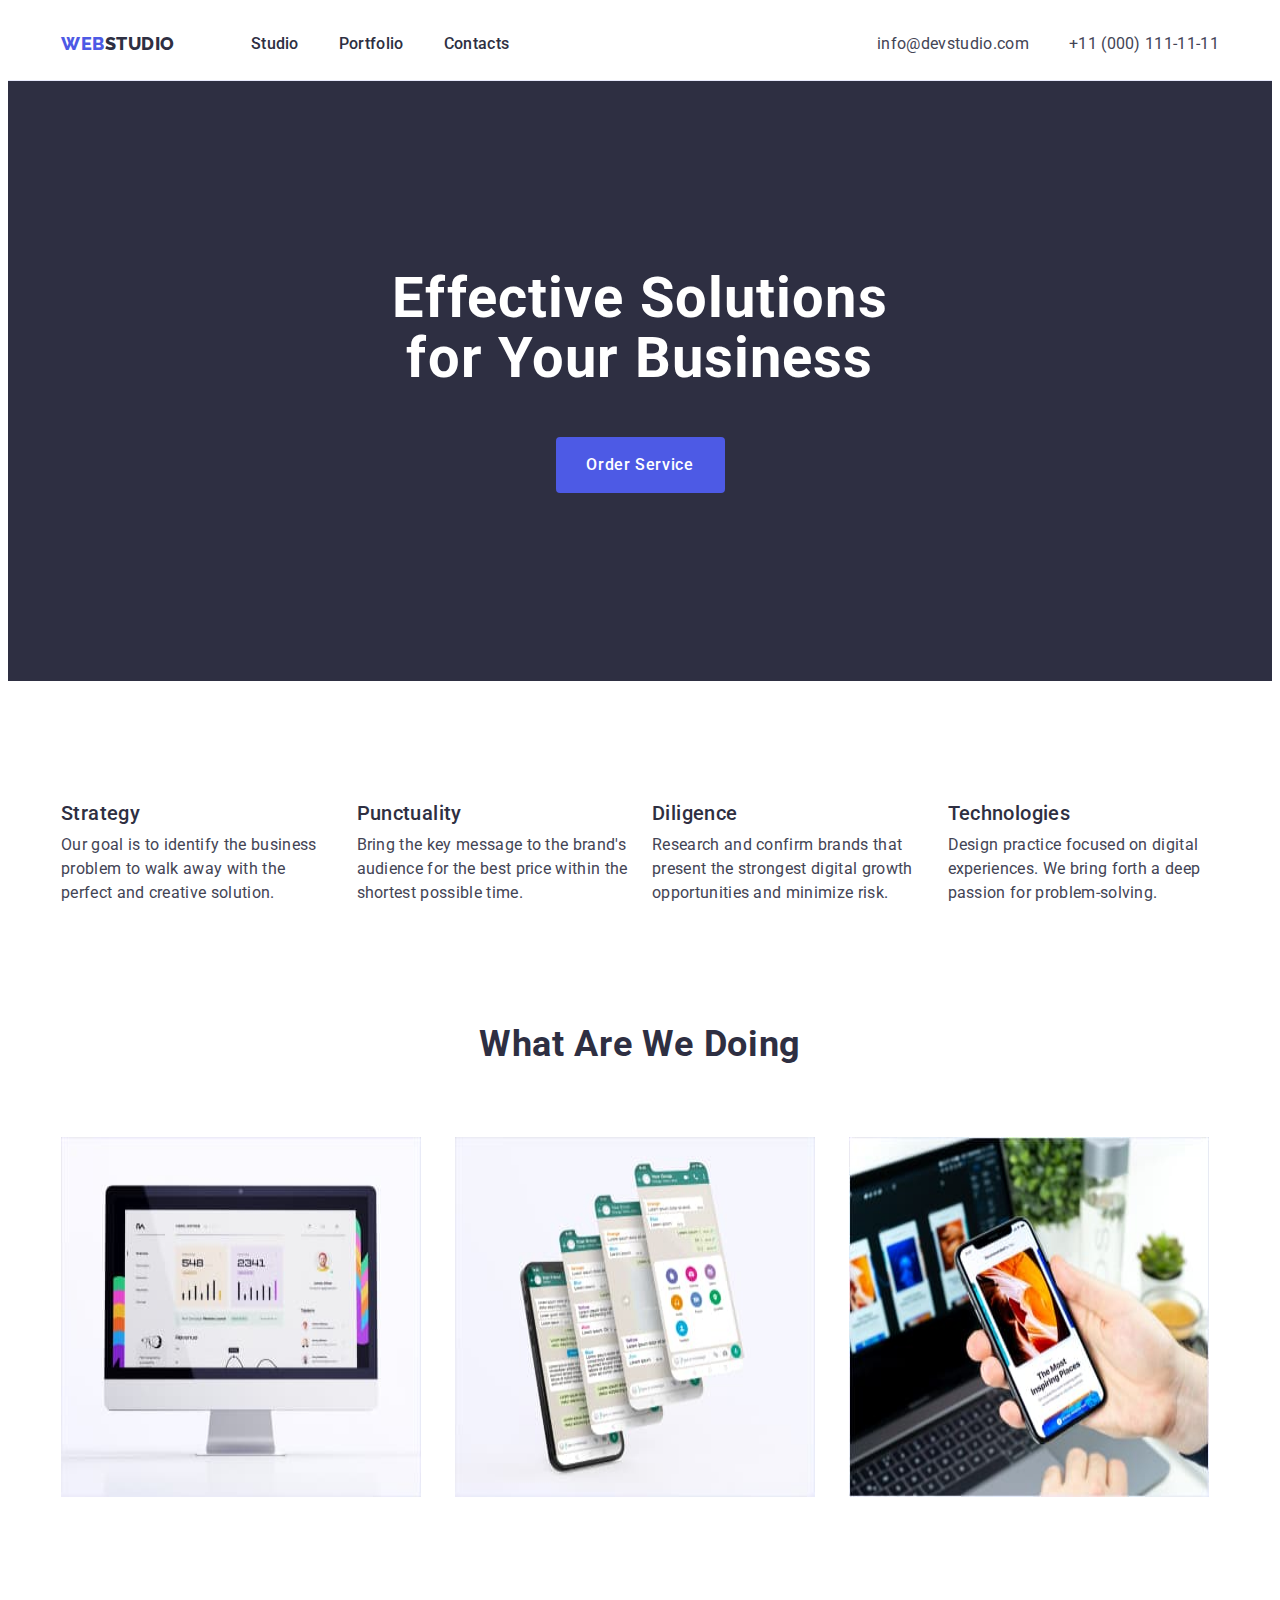
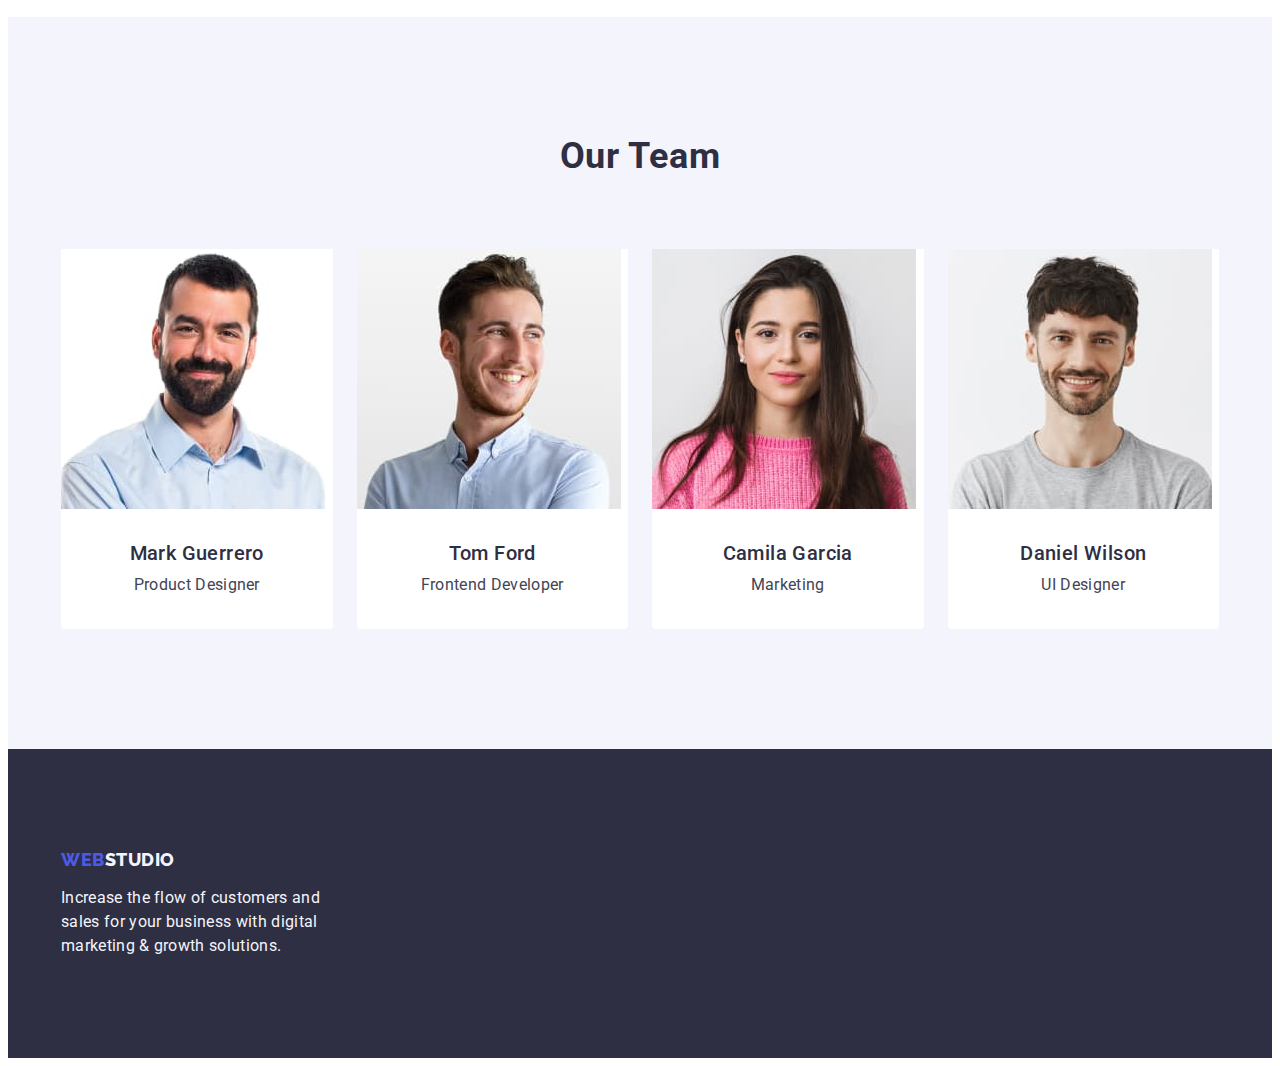
<file: index.html>
<!DOCTYPE html>
<html lang="en">
  <head>
    <meta charset="UTF-8" />
    <meta name="viewport" content="width=device-width, initial-scale=1.0" />
    <title>Web Studio</title>
    <link rel="preconnect" href="https://fonts.googleapis.com" />
    <link rel="preconnect" href="https://fonts.gstatic.com" crossorigin />
    <link
      href="https://fonts.googleapis.com/css2?family=Raleway:wght@800&family=Roboto:wght@400;500;700;900&display=swap"
      rel="stylesheet"
    />
    <link
      rel="stylesheet"
      href="https://cdnjs.cloudflare.com/ajax/libs/modern-normalize/2.0.0/modern-normalize.min.css"
      integrity="sha512-4xo8blKMVCiXpTaLzQSLSw3KFOVPWhm/TRtuPVc4WG6kUgjH6J03IBuG7JZPkcWMxJ5huwaBpOpnwYElP/m6wg=="
      crossorigin="anonymous"
      referrerpolicy="no-referrer"
    />
    <link rel="stylesheet" href="./css/styles.css" />
  </head>
  <body>
    <header class="main-header">
      <div class="upper container">
        <nav class="main-nav">
          <a class="logo link" href="./index.html"
            >Web<span class="logotype">Studio</span>
          </a>
          <ul class="menu list">
            <li class="menu-item">
              <a class="menu-link link" href="./index.html">Studio</a>
            </li>
            <li class="menu-item">
              <a class="menu-link link" href="./portfolio.html">Portfolio</a>
            </li>
            <li class="menu-item">
              <a class="menu-link link" href="">Contacts</a>
            </li>
          </ul>
        </nav>
        <address class="adr">
          <ul class="contact list">
            <li>
              <a class="contacts link" href="mailto:info@devstudio.com"
                >info@devstudio.com</a
              >
            </li>
            <li>
              <a class="contacts link" href="tel:+110001111111"
                >+11 (000) 111-11-11</a
              >
            </li>
          </ul>
        </address>
      </div>
    </header>
    <main>
      <section class="button-section">
        <div class="container">
          <h1 class="main-name">Effective Solutions for Your Business</h1>
          <button class="button-mod" type="button">Order Service</button>
        </div>
      </section>
      <section class="section-hidden">
        <div class="container">
          <h2 hidden class="visually-hidden">Nothing</h2>
          <ul class="description list">
            <li class="first-description">
              <h3 class="third-name">Strategy</h3>
              <p class="para-graph">
                Our goal is to identify the business problem to walk away with
                the perfect and creative solution.
              </p>
            </li>
            <li class="first-description">
              <h3 class="third-name">Punctuality</h3>
              <p class="para-graph">
                Bring the key message to the brand's audience for the best price
                within the shortest possible time.
              </p>
            </li>
            <li class="first-description">
              <h3 class="third-name">Diligence</h3>
              <p class="para-graph">
                Research and confirm brands that present the strongest digital
                growth opportunities and minimize risk.
              </p>
            </li>
            <li class="first-description">
              <h3 class="third-name">Technologies</h3>
              <p class="para-graph">
                Design practice focused on digital experiences. We bring forth a
                deep passion for problem-solving.
              </p>
            </li>
          </ul>
        </div>
      </section>
      <section class="doing-section">
        <div class="container">
          <h2 class="second-name">What are we doing</h2>
          <ul class="card-list list">
            <li class="doing-list">
              <img
                src="./images/what_are_we_doing/img1.jpg"
                alt="PC monitor"
                width="360"
                height="360"
              />
            </li>
            <li class="doing-list">
              <img
                src="./images/what_are_we_doing/img2.jpg"
                alt="mobile phone monitor"
                width="360"
                height="360"
              />
            </li>
            <li class="doing-list">
              <img
                src="./images/what_are_we_doing/img3.jpg"
                alt="Notebook and phone monitors"
                width="360"
                height="360"
              />
            </li>
          </ul>
        </div>
      </section>

      <section class="team-section">
        <div class="container">
          <h2 class="second-name">Our Team</h2>
          <ul class="card-name list">
            <li class="card">
              <img
                src="./images/team/teamcard1.jpg"
                alt="Personal photo"
                width="264"
                height="260"
              />
              <div class="mark">
                <h3 class="name-third">Mark Guerrero</h3>
                <p class="paragraph">Product Designer</p>
              </div>
            </li>
            <li class="card">
              <img
                src="./images/team/teamcard2.jpg"
                alt="Personal photo"
                width="264"
                height="260"
              />
              <div class="mark">
                <h3 class="name-third">Tom Ford</h3>
                <p class="paragraph">Frontend Developer</p>
              </div>
            </li>
            <li class="card">
              <img
                src="./images/team/teamcard3.jpg"
                alt="Personal photo"
                width="264"
                height="260"
              />
              <div class="mark">
                <h3 class="name-third">Camila Garcia</h3>
                <p class="paragraph">Marketing</p>
              </div>
            </li>
            <li class="card">
              <img
                src="./images/team/teamcard4.jpg"
                alt="Personal photo"
                width="264"
                height="260"
              />
              <div class="mark">
                <h3 class="name-third">Daniel Wilson</h3>
                <p class="paragraph">UI Designer</p>
              </div>
            </li>
          </ul>
        </div>
      </section>
    </main>

    <footer class="footer">
      <div class="container">
        <a class="logotypes link" href="./index.html"
          >Web<span class="logos">Studio</span>
        </a>
        <p class="sentence">
          Increase the flow of customers and sales for your business with
          digital marketing & growth solutions.
        </p>
      </div>
    </footer>
  </body>
</html>
</file>
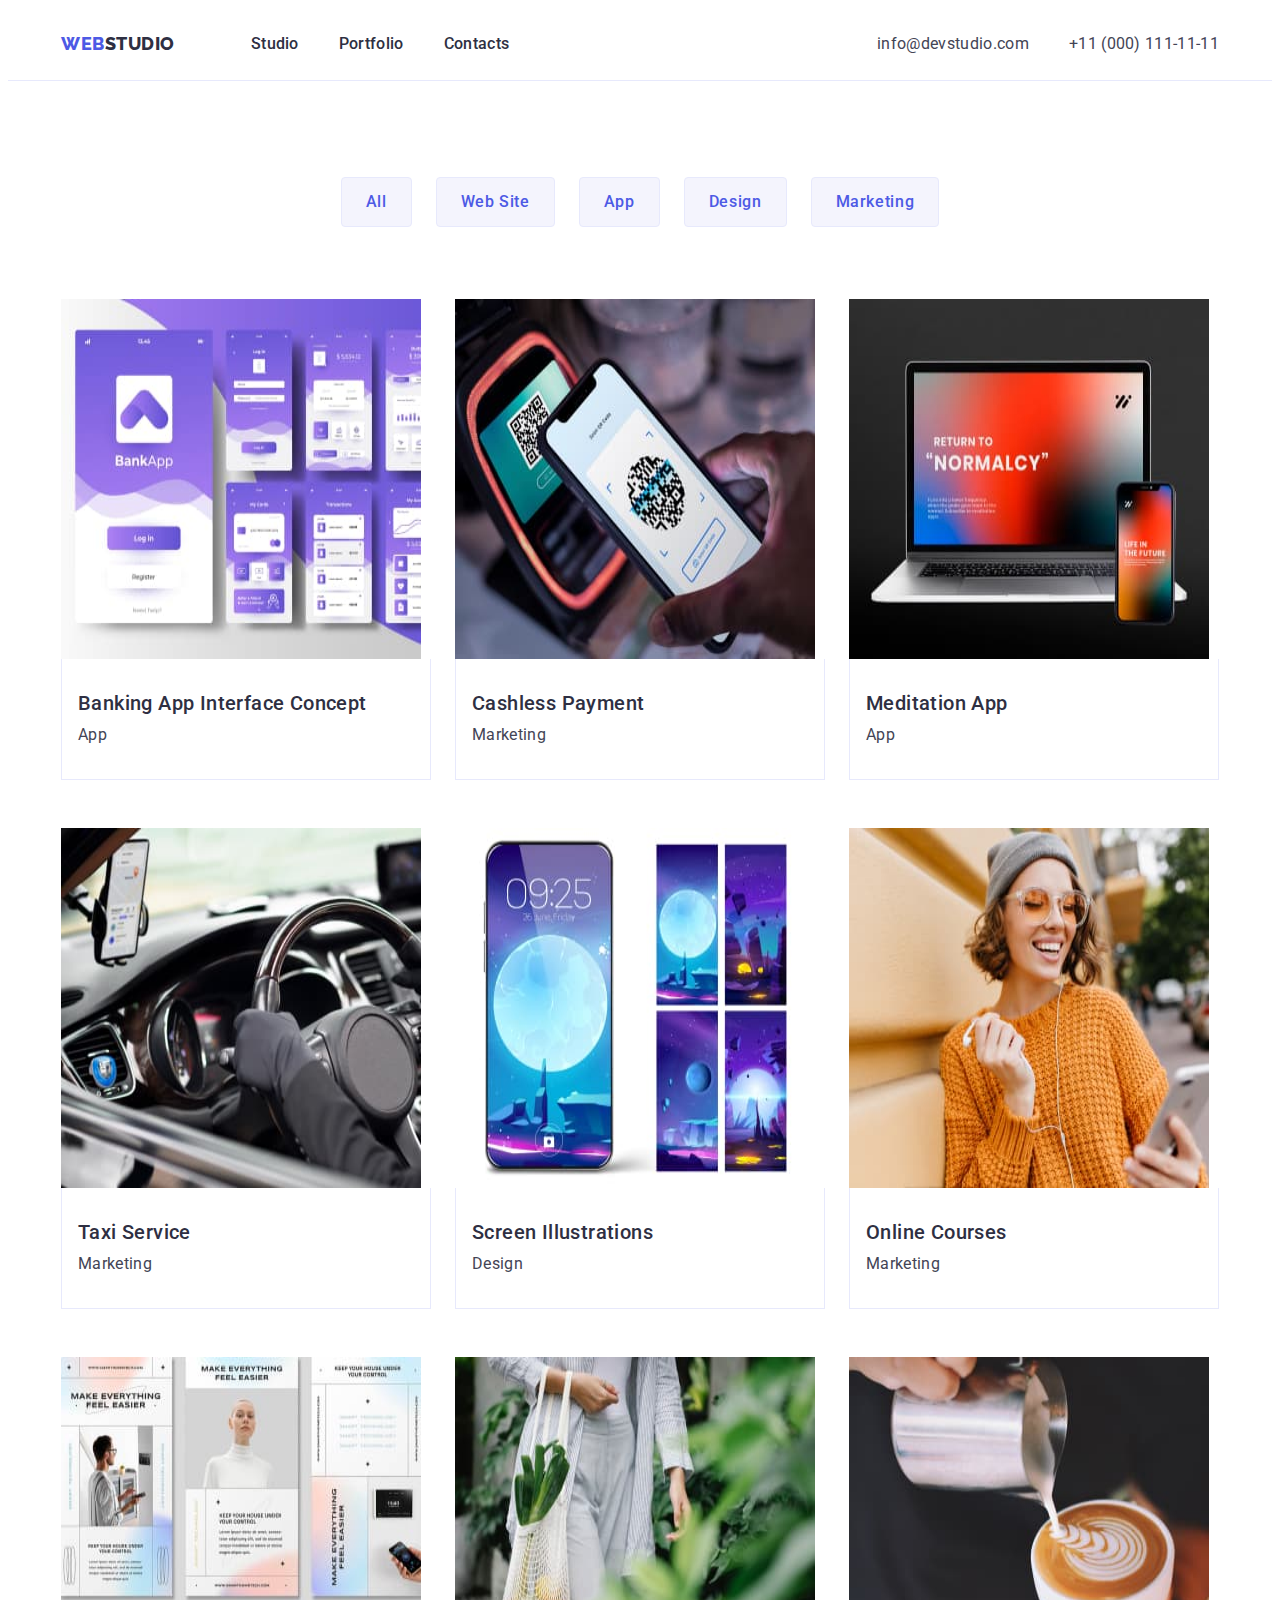
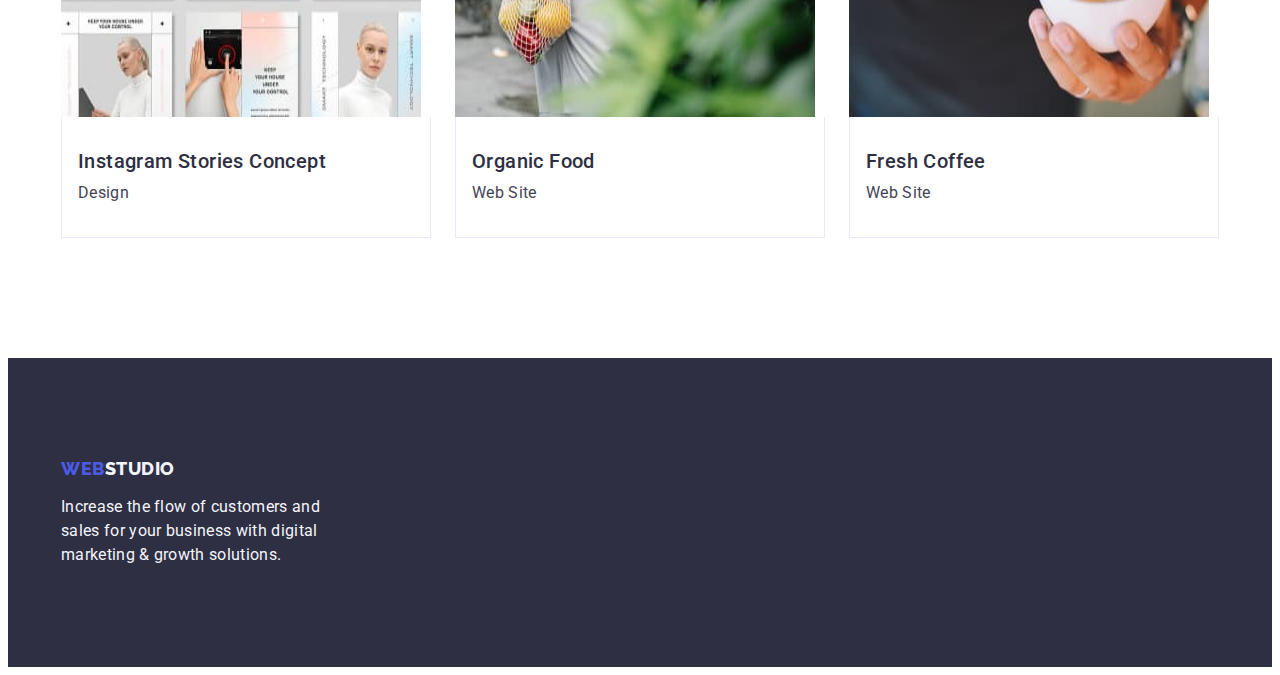
<file: portfolio.html>
<!DOCTYPE html>
<html lang="en">
  <head>
    <meta charset="UTF-8" />
    <meta name="viewport" content="width=device-width, initial-scale=1.0" />
    <title>Portfolio</title>
    <link rel="preconnect" href="https://fonts.googleapis.com" />
    <link rel="preconnect" href="https://fonts.gstatic.com" crossorigin />
    <link
      href="https://fonts.googleapis.com/css2?family=Raleway:wght@800&family=Roboto:wght@400;500;700;900&display=swap"
      rel="stylesheet"
    />
    <link
      rel="stylesheet"
      href="https://cdnjs.cloudflare.com/ajax/libs/modern-normalize/2.0.0/modern-normalize.min.css"
      integrity="sha512-4xo8blKMVCiXpTaLzQSLSw3KFOVPWhm/TRtuPVc4WG6kUgjH6J03IBuG7JZPkcWMxJ5huwaBpOpnwYElP/m6wg=="
      crossorigin="anonymous"
      referrerpolicy="no-referrer"
    />
    <link rel="stylesheet" href="./css/styles.css" />
  </head>
  <body>
    <header class="main-header">
      <div class="upper container">
        <nav class="main-nav">
          <a class="logo link" href="./index.html"
            >Web<span class="logotype">Studio</span>
          </a>
          <ul class="menu list">
            <li class="menu-item">
              <a class="menu-link link" href="./index.html">Studio</a>
            </li>
            <li class="menu-item">
              <a class="menu-link link" href="./portfolio.html">Portfolio</a>
            </li>
            <li class="menu-item">
              <a class="menu-link link" href="">Contacts</a>
            </li>
          </ul>
        </nav>
        <address class="adr">
          <ul class="contact list">
            <li>
              <a class="contacts link" href="mailto:info@devstudio.com"
                >info@devstudio.com</a
              >
            </li>
            <li>
              <a class="contacts link" href="tel:+110001111111"
                >+11 (000) 111-11-11</a
              >
            </li>
          </ul>
        </address>
      </div>
    </header>
    <main>
      <section class="section-portfolio">
        <div class="container">
          <h1 hidden class="visually-hidden">Empty</h1>
          <ul class="button-list list">
            <li>
              <button class="model-button" type="button">All</button>
            </li>
            <li>
              <button class="model-button" type="button">Web Site</button>
            </li>
            <li>
              <button class="model-button" type="button">App</button>
            </li>
            <li>
              <button class="model-button" type="button">Design</button>
            </li>
            <li>
              <button class="model-button" type="button">Marketing</button>
            </li>
          </ul>
          <ul class="example-list list">
            <li class="images">
              <a class="link" href=""
                ><img
                  src="./images/example/example1.jpg"
                  alt="Interface Concept"
                  width="360"
                  height="360"
                />
                <div class="categories">
                  <h2 class="third-name">Banking App Interface Concept</h2>
                  <p class="para-graph">App</p>
                </div>
              </a>
            </li>
            <li class="images">
              <a class="link" href=""
                ><img
                  src="./images/example/example2.jpg"
                  alt="Cashlesss"
                  width="360"
                  height="360"
                />
                <div class="categories">
                  <h2 class="third-name">Cashless Payment</h2>
                  <p class="para-graph">Marketing</p>
                </div>
              </a>
            </li>
            <li class="images">
              <a class="link" href=""
                ><img
                  src="./images/example/example3.jpg"
                  alt="Meditation App"
                  width="360"
                  height="360"
                />
                <div class="categories">
                  <h2 class="third-name">Meditation App</h2>
                  <p class="para-graph">App</p>
                </div>
              </a>
            </li>
            <li class="images">
              <a class="link" href=""
                ><img
                  src="./images/example/example4.jpg"
                  alt="Taxi car"
                  width="360"
                  height="360"
                />
                <div class="categories">
                  <h2 class="third-name">Taxi Service</h2>
                  <p class="para-graph">Marketing</p>
                </div>
              </a>
            </li>
            <li class="images">
              <a class="link" href=""
                ><img
                  src="./images/example/example5.jpg"
                  alt="screen illustration"
                  width="360"
                  height="360"
                />
                <div class="categories">
                  <h2 class="third-name">Screen Illustrations</h2>
                  <p class="para-graph">Design</p>
                </div>
              </a>
            </li>
            <li class="images">
              <a class="link" href=""
                ><img
                  src="./images/example/example6.jpg"
                  alt="girl listen"
                  width="360"
                  height="360"
                />
                <div class="categories">
                  <h2 class="third-name">Online Courses</h2>
                  <p class="para-graph">Marketing</p>
                </div>
              </a>
            </li>
            <li class="images">
              <a class="link" href=""
                ><img
                  src="./images/example/example7.jpg"
                  alt="instagram stories"
                  width="360"
                  height="360"
                />
                <div class="categories">
                  <h2 class="third-name">Instagram Stories Concept</h2>
                  <p class="para-graph">Design</p>
                </div>
              </a>
            </li>
            <li class="images">
              <a class="link" href=""
                ><img
                  src="./images/example/example8.jpg"
                  alt="Woman with fruit"
                  width="360"
                  height="360"
                />
                <div class="categories">
                  <h2 class="third-name">Organic Food</h2>
                  <p class="para-graph">Web Site</p>
                </div>
              </a>
            </li>
            <li class="images">
              <a class="link" href=""
                ><img
                  src="./images/example/example9.jpg"
                  alt="a cup of coffee"
                  width="360"
                  height="360"
                />
                <div class="categories">
                  <h2 class="third-name">Fresh Coffee</h2>
                  <p class="para-graph">Web Site</p>
                </div>
              </a>
            </li>
          </ul>
        </div>
      </section>
    </main>
    <footer class="footer">
      <div class="container">
        <a class="logotypes link" href="./index.html"
          >Web<span class="logos">Studio</span>
        </a>
        <p class="sentence">
          Increase the flow of customers and sales for your business with
          digital marketing & growth solutions.
        </p>
      </div>
    </footer>
  </body>
</html>
</file>
<file: css/styles.css>
:root {
  --brand-color: #ffffff;
  --color: #434455;
  --back-color: #2e2f42;
  --colors: #4d5ae5;
  --paragrah: #f4f4fd;
}
img {
  display: block;
}
header {
  border-bottom: 1px solid #e7e9fc;
}
body {
  font-family: 'Roboto', sans-serif;
  color: #434455;
  background-color: var(--brand-color);
}
h1,
h2,
h3,
h4,
h5,
h6,
p {
  margin: 0;
}
.list {
  list-style: none;
  margin: 0;
  padding: 0;
}
.link {
  text-decoration: none;
}
.logotype {
  color: #2e2f42;
  font-family: 'Raleway', sans-serif;
  font-size: 18px;
  font-weight: 800;
  line-height: 1.17;
  letter-spacing: 0.03em;
  text-transform: uppercase;
}
.logo {
  color: #4d5ae5;
  font-family: 'Raleway', sans-serif;
  font-size: 18px;
  font-weight: 800;
  line-height: 1.17;
  letter-spacing: 0.03em;
  text-transform: uppercase;
  margin-right: 76px;
}
.menu {
  display: flex;
  gap: 40px;
}
.menu-link {
  color: #2e2f42;
  font-size: 16px;
  font-weight: 500;
  line-height: 1.5;
  letter-spacing: 0.02em;
  padding: 24px 0;
  display: inline-block;
}
.menu-link:hover,
.menu-link:focus {
  color: #404bbf;
}
.adr {
  font-style: normal;
  margin-left: auto;
}
.contacts {
  color: var(--color);
  font-size: 16px;
  font-weight: 400;
  line-height: 1.5;
  letter-spacing: 0.02em;
  padding: 24px 0;
  display: inline-block;
}
.contacts:hover,
.contacts:focus {
  color: #404bbf;
}
.button-section {
  background-color: var(--back-color);
  gap: 24px;
  padding: 188px 0;
}
.main-name {
  color: #ffffff;
  text-align: center;
  font-size: 56px;
  font-weight: 700;
  line-height: 1.07;
  letter-spacing: 0.02em;
  max-width: 496px;
  margin: 0 auto;
  margin-bottom: 48px;
}
.button-mod {
  color: #ffffff;
  background-color: var(--colors);
  font-family: 'Roboto', sans-serif;
  font-size: 16px;
  font-weight: 500;
  line-height: 1.5;
  letter-spacing: 0.04em;
  cursor: pointer;
  display: block;
  min-width: 169px;
  height: 56px;
  border: none;
  border-radius: 4px;
  margin: 0 auto;
}
.button-mod:hover,
.button-mod:focus {
  background-color: #404bbf;
}
.name-third {
  color: var(--back-color);
  font-size: 20px;
  font-weight: 500;
  line-height: 1.2;
  letter-spacing: 0.02em;
  margin-bottom: 8px;
  text-align: center;
}
.paragraph {
  color: var(--color);
  font-size: 16px;
  line-height: 1.5;
  letter-spacing: 0.02em;
  text-align: center;
}
.second-name {
  color: var(--back-color);
  font-size: 36px;
  line-height: 1.11;
  letter-spacing: 0.02em;
  text-transform: capitalize;
  text-align: center;
  margin-bottom: 72px;
}
.team-section {
  background-color: #f4f4fd;
  padding: 120px 0;
}
.card {
  background-color: #ffffff;
  flex-basis: calc((100% - 72px) / 4);
  border-radius: 0px 0px 4px 4px;
}
.logos {
  color: #f4f4fd;
}
.model-button {
  color: var(--colors);
  background-color: #f4f4fd;
  font-family: 'Roboto', sans-serif;
  font-weight: 500;
  font-size: 16px;
  line-height: 1.5;
  letter-spacing: 0.04em;
  cursor: pointer;
  padding: 12px 24px;
  border: 1px solid #e7e9fc;
  border-radius: 4px;
}
.model-button:hover,
.model-button:focus {
  color: var(--brand-color);
  background-color: #404bbf;
  border: 1px solid transparent;
}
.sentence {
  color: var(--paragrah);
  font-size: 16px;
  line-height: 1.5;
  letter-spacing: 0.02em;
  max-width: 264px;
}
.upper {
  display: flex;
}
.container {
  width: 1158px;
  margin: 0 auto;
  padding: 0 15px;
}
.main-nav {
  display: flex;
  align-items: center;
}
.contact {
  display: flex;
  gap: 40px;
}
.section-hidden {
  padding: 120px 0;
}
.visually-hidden {
  position: absolute;
  width: 1px;
  height: 1px;
  margin: -1px;
  border: 0;
  padding: 0;
  white-space: nowrap;
  clip-path: inset(100%);
  clip: rect(0 0 0 0);
  overflow: hidden;
}
.description {
  display: flex;
  gap: 24px;
}
.first-description {
  width: calc((100% - 72px) / 4);
}
.doing-section {
  padding-bottom: 120px;
}
.card-list {
  display: flex;
  gap: 24px;
}
.doing-list {
  flex-basis: calc((100% - 48px) / 3);
}
.card-name {
  display: flex;
  gap: 24px;
}
.footer {
  background-color: var(--back-color);
  padding: 100px 0;
}
.logotypes {
  color: #4d5ae5;
  font-family: 'Raleway', sans-serif;
  font-size: 18px;
  font-weight: 800;
  line-height: 1.17;
  letter-spacing: 0.03em;
  text-transform: uppercase;
  display: inline-block;
  margin-bottom: 16px;
}
.mark {
  padding: 32px 0;
}
.section-portfolio {
  padding: 96px 0 120px 0;
}
.button-list {
  display: flex;
  justify-content: center;
  gap: 24px;
  margin-bottom: 72px;
}
.example-list {
  display: flex;
  flex-wrap: wrap;
  column-gap: 24px;
  row-gap: 48px;
}
.images {
  flex-basis: calc((100% - 2 * 24px) / 3);
}
.categories {
  padding: 32px 16px;
  border: 1px solid #e7e9fc;
  border-top: none;
}
.third-name {
  color: var(--back-color);
  font-size: 20px;
  font-weight: 500;
  line-height: 1.2;
  letter-spacing: 0.02em;
  margin-bottom: 8px;
}
.para-graph {
  color: var(--color);
  font-size: 16px;
  line-height: 1.5;
  letter-spacing: 0.02em;
}
</file>
